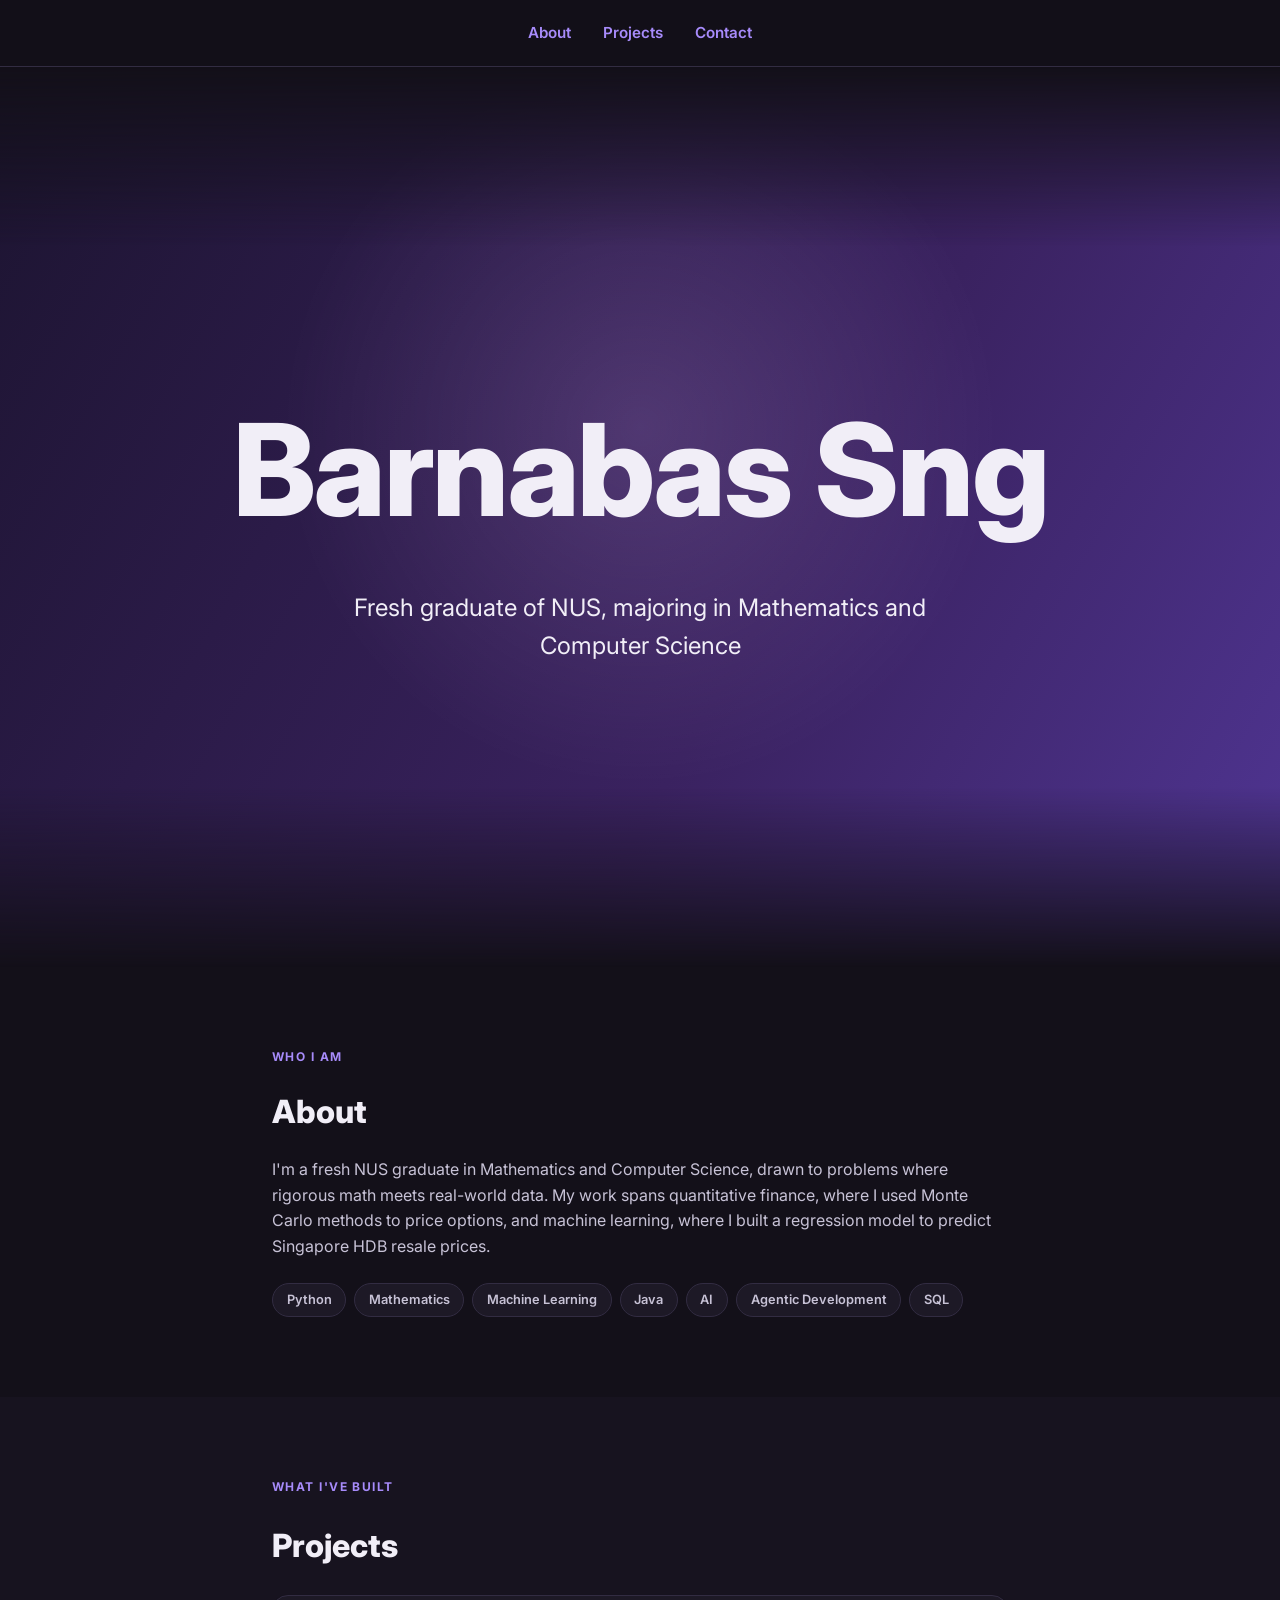
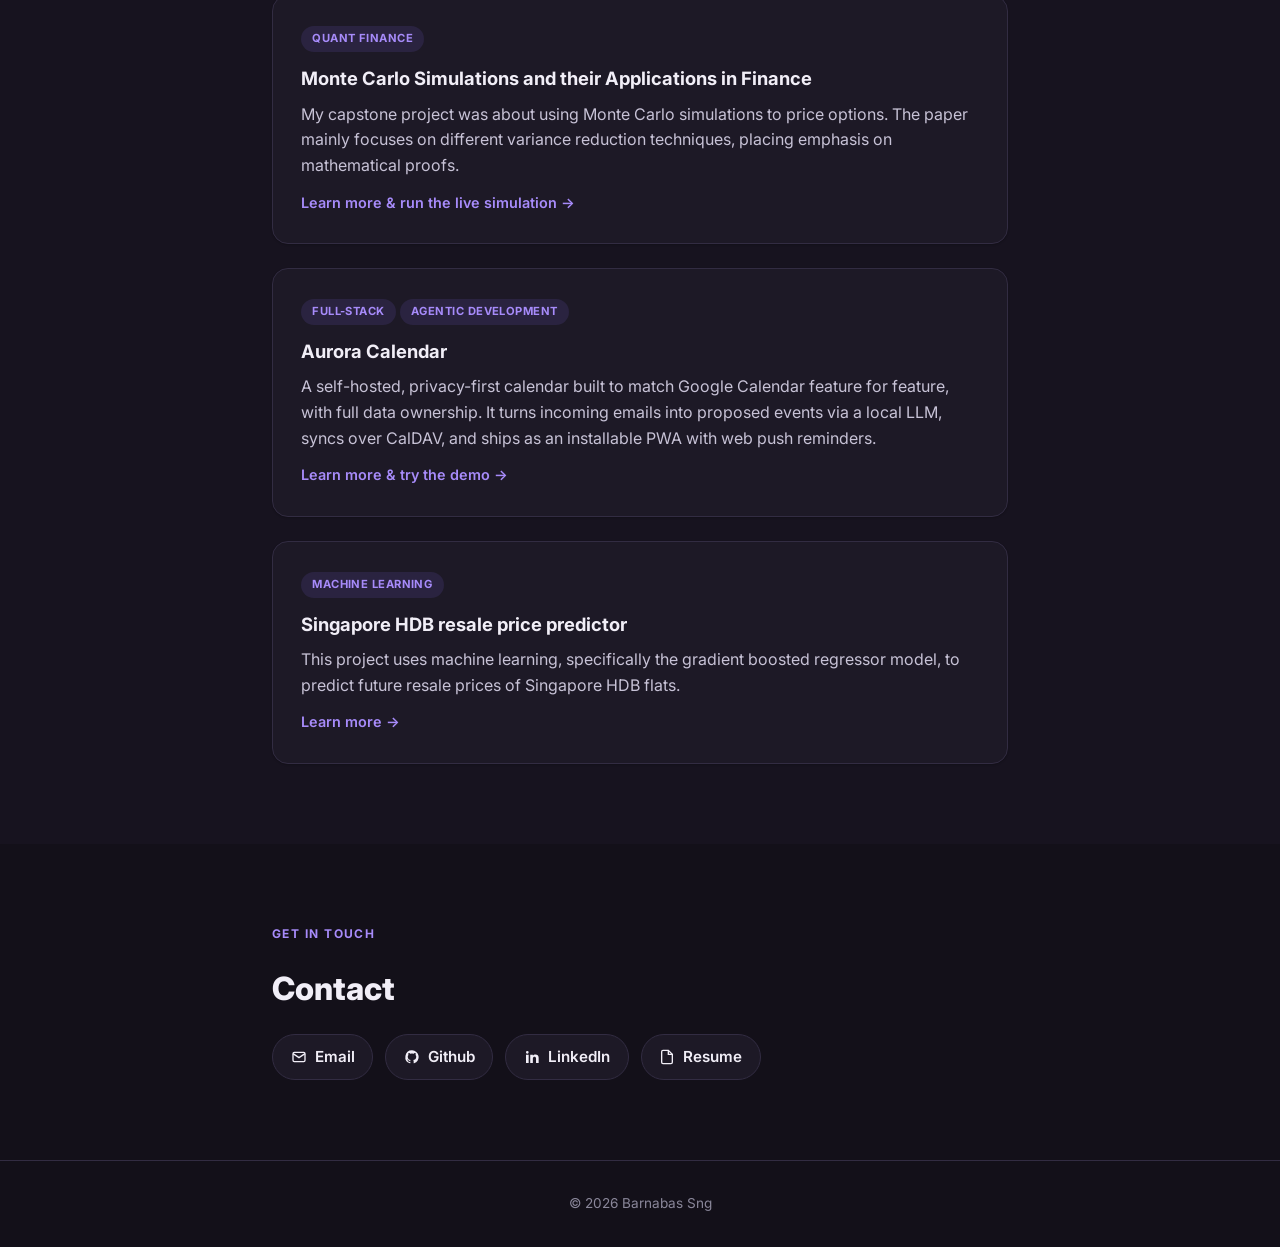
<file: index.html>
<!DOCTYPE html>
<html lang="en">
<head>
    <meta charset="UTF-8">
    <meta name="viewport" content="width=device-width, initial-scale=1.0">
    <title>Barnabas Sng | Portfolio</title>
    <meta name="description" content="Barnabas Sng - NUS graduate in Mathematics and Computer Science. Portfolio featuring projects in quantitative finance and machine learning.">

    <meta property="og:title" content="Barnabas Sng | Portfolio">
    <meta property="og:description" content="NUS graduate in Mathematics and Computer Science. Portfolio featuring projects in quantitative finance and machine learning.">
    <meta property="og:type" content="website">
    <meta property="og:url" content="https://barnabassng.com">
    <meta property="og:image" content="https://barnabassng.com/images/hero_background.jpg">

    <link rel="icon" type="image/svg+xml" href="images/favicon.svg">

    <link rel="preconnect" href="https://fonts.googleapis.com">
    <link rel="preconnect" href="https://fonts.gstatic.com" crossorigin>
    <link href="https://fonts.googleapis.com/css2?family=Inter:wght@400;500;600;700;800&display=swap" rel="stylesheet">

    <link rel="stylesheet" href="css/style.css">
</head>
<body>

    <header>
        <nav>
            <ul>
                <li><a href="#about">About</a></li>
                <li><a href="#projects">Projects</a></li>
                <li><a href="#contact">Contact</a></li>
            </ul>
        </nav>
    </header>

    <main>

        <section id="hero">
            <h2>Barnabas Sng</h2>
            <p>
                Fresh graduate of NUS, majoring in Mathematics and Computer Science
            </p>
        </section>

        <section id="about" class="reveal">
            <div class="section-inner">
                <span class="eyebrow">Who I am</span>
                <h2>About</h2>
                <p>
                    I'm a fresh NUS graduate in Mathematics and Computer Science, drawn to problems
                    where rigorous math meets real-world data. My work spans quantitative finance,
                    where I used Monte Carlo methods to price options, and machine learning, where
                    I built a regression model to predict Singapore HDB resale prices.
                </p>
                <div class="skills">
                    <span>Python</span>
                    <span>Mathematics</span>
                    <span>Machine Learning</span>
                    <span>Java</span>
                    <span>AI</span>
                    <span>Agentic Development</span>
                    <span>SQL</span>
                </div>
            </div>
        </section>

        <section id="projects" class="reveal">
            <div class="section-inner">
                <span class="eyebrow">What I've built</span>
                <h2>Projects</h2>

                <article>
                    <span class="tag">Quant Finance</span>
                    <h3>Monte Carlo Simulations and their Applications in Finance</h3>
                    <p>My capstone project was about using Monte Carlo simulations to price options.
                        The paper mainly focuses on different variance reduction techniques, placing emphasis
                        on mathematical proofs.
                    </p>
                    <a class="project-link" href="projects/monte-carlo.html">Learn more &amp; run the live simulation &rarr;</a>
                </article>

                <article>
                    <span class="tag">Full-Stack</span>
                    <span class="tag">Agentic Development</span>
                    <h3>Aurora Calendar</h3>
                    <p>A self-hosted, privacy-first calendar built to match Google Calendar feature for feature,
                        with full data ownership. It turns incoming emails into proposed events via a local LLM,
                        syncs over CalDAV, and ships as an installable PWA with web push reminders.
                    </p>
                    <a class="project-link" href="projects/aurora-calendar.html">Learn more &amp; try the demo &rarr;</a>
                </article>

                <article>
                    <span class="tag">Machine Learning</span>
                    <h3>Singapore HDB resale price predictor</h3>
                    <p>This project uses machine learning, specifically the gradient boosted regressor
                        model, to predict future resale prices of Singapore HDB flats.
                    </p>
                    <a class="project-link" href="projects/hdb-resale-predictor.html">Learn more &rarr;</a>
                </article>
            </div>
        </section>

        <section id="contact" class="reveal">
            <div class="section-inner">
                <span class="eyebrow">Get in touch</span>
                <h2>Contact</h2>
                <div class="contact-links">
                    <a href="mailto:barnabassng10@gmail.com"><svg viewBox="0 0 24 24" fill="none" stroke="currentColor" stroke-width="2"><rect x="3" y="5" width="18" height="14" rx="2"/><path d="m3 7 9 6 9-6"/></svg>Email</a>
                    <a href="https://github.com/BarnabasSng"><svg viewBox="0 0 24 24" fill="currentColor"><path d="M12 2a10 10 0 0 0-3.16 19.49c.5.09.68-.22.68-.48v-1.7c-2.78.6-3.37-1.34-3.37-1.34-.46-1.16-1.11-1.47-1.11-1.47-.91-.62.07-.6.07-.6 1 .07 1.53 1.03 1.53 1.03.89 1.52 2.34 1.08 2.91.83.09-.65.35-1.08.63-1.33-2.22-.25-4.56-1.11-4.56-4.93 0-1.09.39-1.98 1.03-2.68-.1-.25-.45-1.27.1-2.65 0 0 .84-.27 2.75 1.02a9.5 9.5 0 0 1 5 0c1.91-1.29 2.75-1.02 2.75-1.02.55 1.38.2 2.4.1 2.65.64.7 1.03 1.59 1.03 2.68 0 3.83-2.34 4.68-4.57 4.92.36.31.68.92.68 1.85v2.74c0 .27.18.58.69.48A10 10 0 0 0 12 2Z"/></svg>Github</a>
                    <a href="https://www.linkedin.com/in/barnabas-sng"><svg viewBox="0 0 24 24" fill="currentColor"><path d="M6.94 5a2 2 0 1 1-4-.02 2 2 0 0 1 4 .02ZM7 8.48H3V21h4V8.48Zm6.32 0H9.34V21h3.94v-6.57c0-3.66 4.77-3.96 4.77 0V21H22v-7.93c0-6.17-7.06-5.94-8.68-2.91V8.48Z"/></svg>LinkedIn</a>
                    <a href="files/Barnabas_Sng_resume.pdf" target="_blank" rel="noopener"><svg viewBox="0 0 24 24" fill="none" stroke="currentColor" stroke-width="2"><path d="M14 2H6a2 2 0 0 0-2 2v16a2 2 0 0 0 2 2h12a2 2 0 0 0 2-2V8Z"/><path d="M14 2v6h6"/></svg>Resume</a>
                </div>
            </div>
        </section>

    </main>

    <footer>
        <p>&copy; 2026 Barnabas Sng</p>
    </footer>

    <script src="js/main.js"></script>

</body>
</html>
</file>
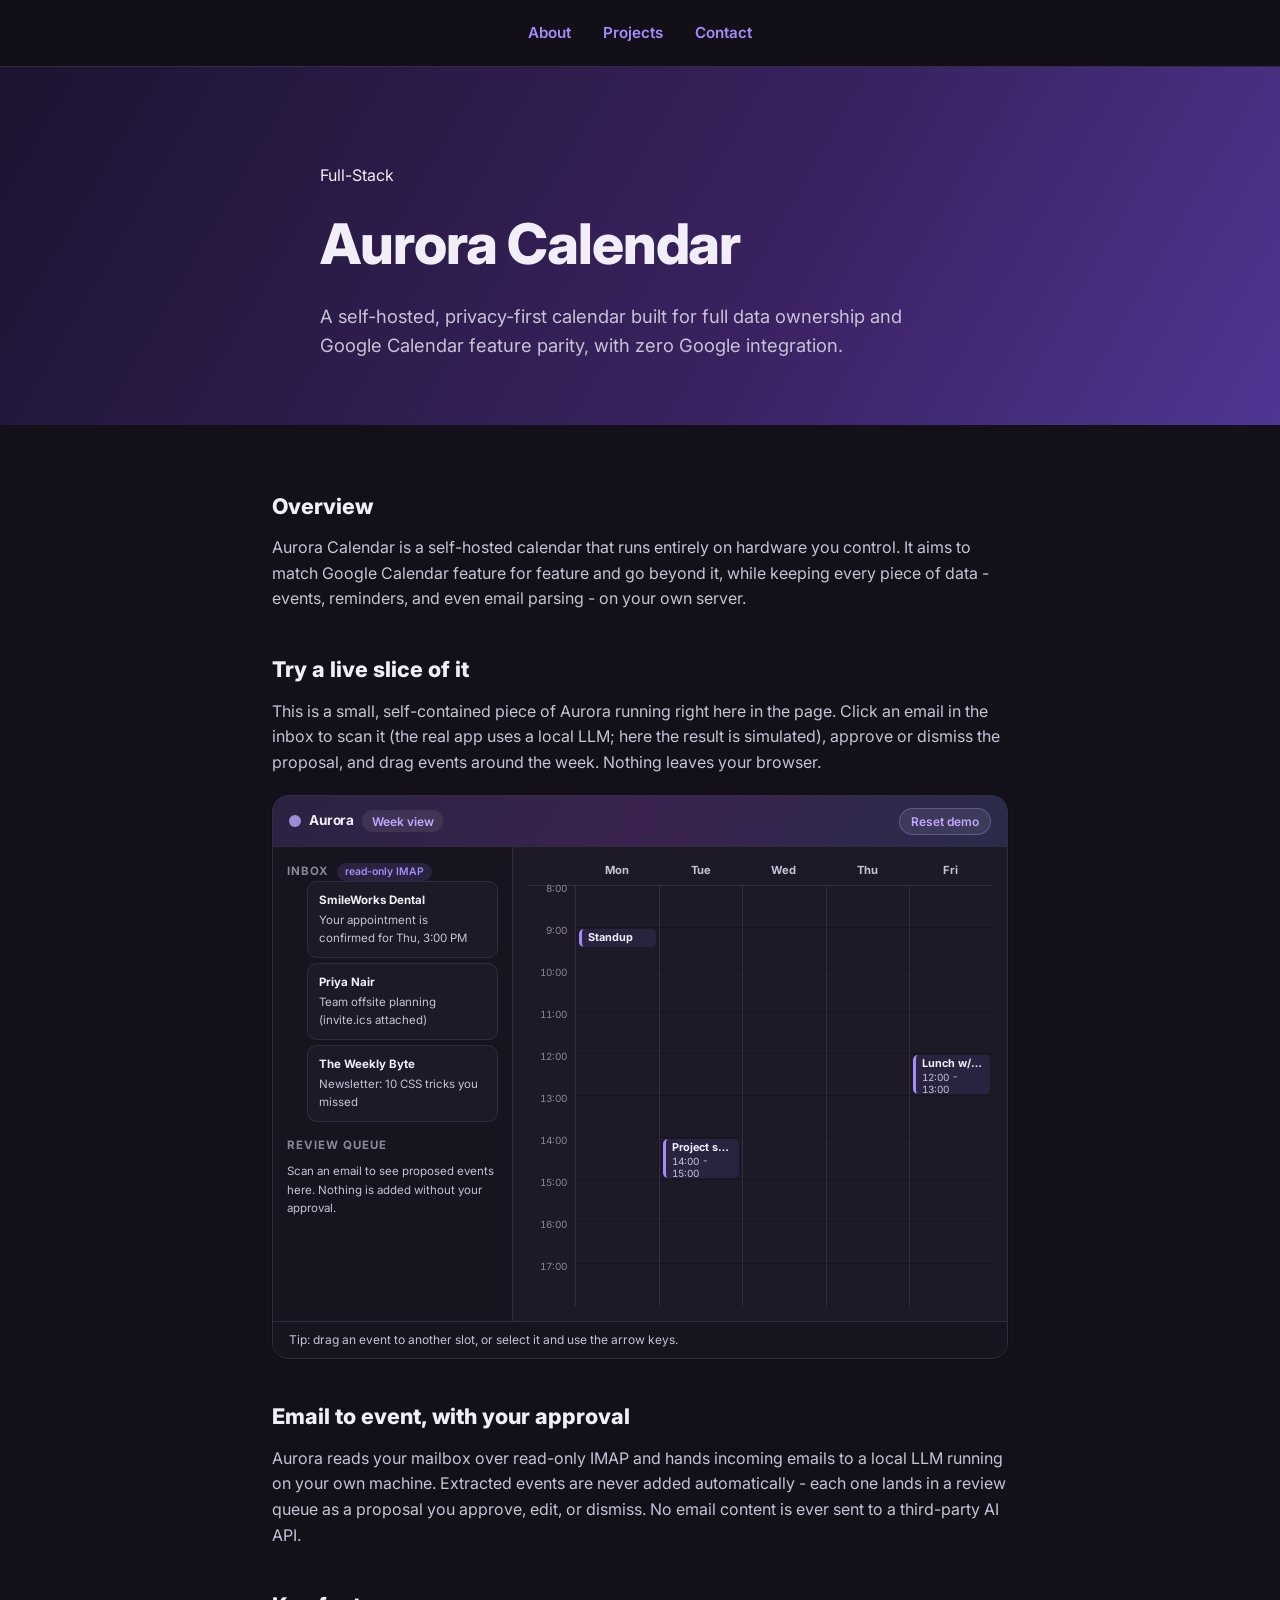
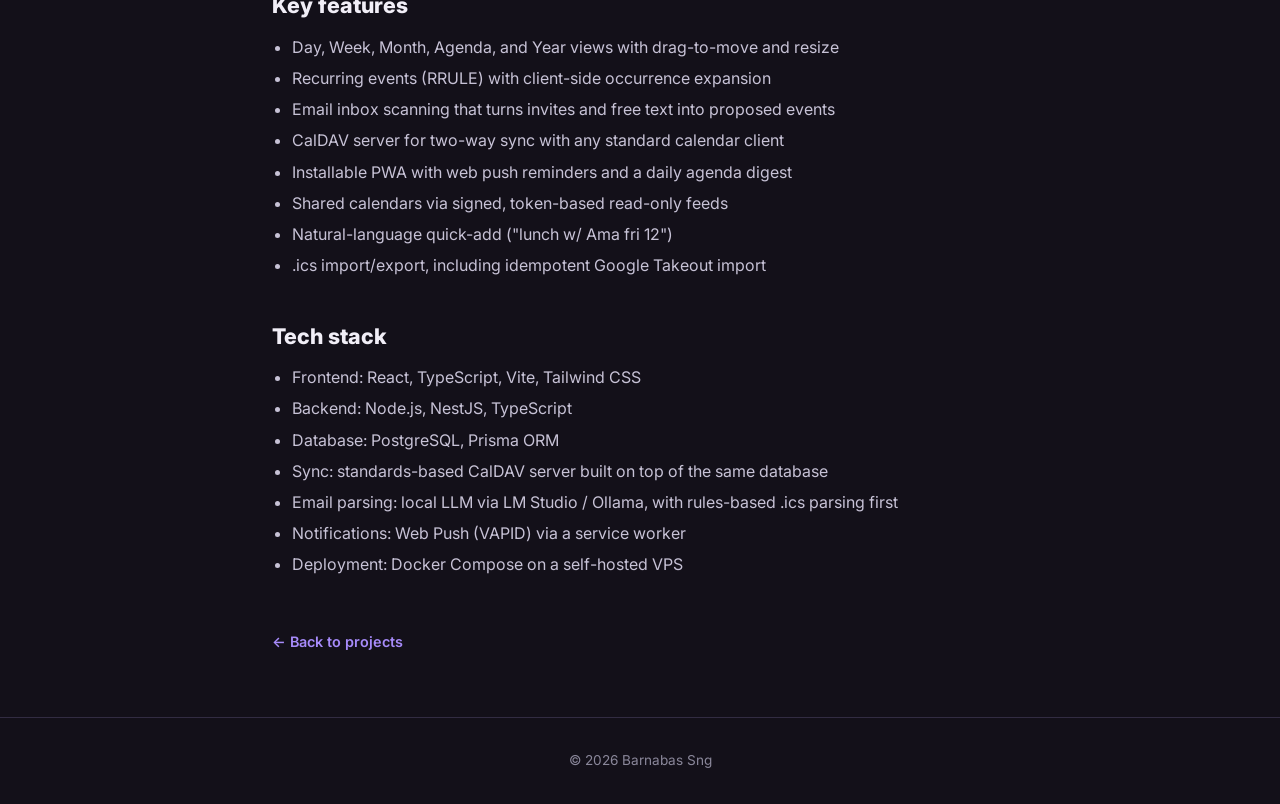
<file: projects/aurora-calendar.html>
<!DOCTYPE html>
<html lang="en">
<head>
    <meta charset="UTF-8">
    <meta name="viewport" content="width=device-width, initial-scale=1.0">
    <title>Aurora Calendar | Barnabas Sng</title>
    <meta name="description" content="A self-hosted, privacy-first calendar with Google Calendar feature parity, email-to-event proposals via a local LLM, and CalDAV sync.">

    <link rel="icon" type="image/svg+xml" href="../images/favicon.svg">

    <link rel="preconnect" href="https://fonts.googleapis.com">
    <link rel="preconnect" href="https://fonts.gstatic.com" crossorigin>
    <link href="https://fonts.googleapis.com/css2?family=Inter:wght@400;500;600;700;800&display=swap" rel="stylesheet">

    <link rel="stylesheet" href="../css/style.css">
    <link rel="stylesheet" href="../css/aurora-demo.css">
</head>
<body>

    <header>
        <nav>
            <ul>
                <li><a href="../index.html#about">About</a></li>
                <li><a href="../index.html#projects">Projects</a></li>
                <li><a href="../index.html#contact">Contact</a></li>
            </ul>
        </nav>
    </header>

    <main>

        <section class="project-hero">
            <div class="section-inner">
                <span class="tag">Full-Stack</span>
                <h1>Aurora Calendar</h1>
                <p class="tagline">
                    A self-hosted, privacy-first calendar built for full data ownership and
                    Google Calendar feature parity, with zero Google integration.
                </p>
            </div>
        </section>

        <section class="project-detail reveal">
            <div class="section-inner">
                <h2>Overview</h2>
                <p>
                    Aurora Calendar is a self-hosted calendar that runs entirely on hardware
                    you control. It aims to match Google Calendar feature for feature and go
                    beyond it, while keeping every piece of data - events, reminders, and even
                    email parsing - on your own server.
                </p>

                <h2>Try a live slice of it</h2>
                <p>
                    This is a small, self-contained piece of Aurora running right here in the page.
                    Click an email in the inbox to scan it (the real app uses a local LLM; here the
                    result is simulated), approve or dismiss the proposal, and drag events around
                    the week. Nothing leaves your browser.
                </p>

                <div class="aurora-demo" id="aurora-demo">
                    <div class="aurora-topbar">
                        <span class="aurora-logo" aria-hidden="true"></span>
                        <strong>Aurora</strong>
                        <span class="aurora-week">Week view</span>
                        <button type="button" class="aurora-reset">Reset demo</button>
                    </div>

                    <div class="aurora-body">
                        <aside class="aurora-inbox" aria-label="Demo inbox and review queue">
                            <div>
                                <h3>Inbox <span class="aurora-imap">read-only IMAP</span></h3>
                                <ul class="aurora-emails">
                                    <li>
                                        <button type="button" class="aurora-email" data-email="dentist">
                                            <span class="aurora-from">SmileWorks Dental</span>
                                            <span class="aurora-subj">Your appointment is confirmed for Thu, 3:00 PM</span>
                                        </button>
                                    </li>
                                    <li>
                                        <button type="button" class="aurora-email" data-email="offsite">
                                            <span class="aurora-from">Priya Nair</span>
                                            <span class="aurora-subj">Team offsite planning (invite.ics attached)</span>
                                        </button>
                                    </li>
                                    <li>
                                        <button type="button" class="aurora-email" data-email="newsletter">
                                            <span class="aurora-from">The Weekly Byte</span>
                                            <span class="aurora-subj">Newsletter: 10 CSS tricks you missed</span>
                                        </button>
                                    </li>
                                </ul>
                            </div>

                            <div class="aurora-queue" aria-live="polite">
                                <h3>Review queue</h3>
                                <p class="aurora-queue-empty">Scan an email to see proposed events here. Nothing is added without your approval.</p>
                            </div>
                        </aside>

                        <div class="aurora-calendar">
                            <div class="aurora-days" aria-hidden="true">
                                <span></span>
                                <span>Mon</span>
                                <span>Tue</span>
                                <span>Wed</span>
                                <span>Thu</span>
                                <span>Fri</span>
                            </div>
                            <div class="aurora-grid">
                                <div class="aurora-times" aria-hidden="true">
                                    <span>8:00</span>
                                    <span>9:00</span>
                                    <span>10:00</span>
                                    <span>11:00</span>
                                    <span>12:00</span>
                                    <span>13:00</span>
                                    <span>14:00</span>
                                    <span>15:00</span>
                                    <span>16:00</span>
                                    <span>17:00</span>
                                </div>
                                <div class="aurora-col" data-day="0">
                                    <div class="aurora-event" tabindex="0" style="--s: 1; --d: 0.5;">
                                        <span class="aurora-ev-title">Standup</span>
                                        <span class="aurora-ev-time">9:00 - 9:30</span>
                                    </div>
                                </div>
                                <div class="aurora-col" data-day="1">
                                    <div class="aurora-event" tabindex="0" style="--s: 6; --d: 1;">
                                        <span class="aurora-ev-title">Project sync</span>
                                        <span class="aurora-ev-time">14:00 - 15:00</span>
                                    </div>
                                </div>
                                <div class="aurora-col" data-day="2"></div>
                                <div class="aurora-col" data-day="3"></div>
                                <div class="aurora-col" data-day="4">
                                    <div class="aurora-event" tabindex="0" style="--s: 4; --d: 1;">
                                        <span class="aurora-ev-title">Lunch w/ Ama</span>
                                        <span class="aurora-ev-time">12:00 - 13:00</span>
                                    </div>
                                </div>
                            </div>
                        </div>
                    </div>

                    <p class="aurora-status" role="status">Tip: drag an event to another slot, or select it and use the arrow keys.</p>
                </div>

                <noscript>
                    <p class="aurora-hint">
                        The interactive part of this demo needs JavaScript;
                        the calendar above is a static preview.
                    </p>
                </noscript>

                <h2>Email to event, with your approval</h2>
                <p>
                    Aurora reads your mailbox over read-only IMAP and hands incoming emails to
                    a local LLM running on your own machine. Extracted events are never added
                    automatically - each one lands in a review queue as a proposal you approve,
                    edit, or dismiss. No email content is ever sent to a third-party AI API.
                </p>

                <h2>Key features</h2>
                <ul>
                    <li>Day, Week, Month, Agenda, and Year views with drag-to-move and resize</li>
                    <li>Recurring events (RRULE) with client-side occurrence expansion</li>
                    <li>Email inbox scanning that turns invites and free text into proposed events</li>
                    <li>CalDAV server for two-way sync with any standard calendar client</li>
                    <li>Installable PWA with web push reminders and a daily agenda digest</li>
                    <li>Shared calendars via signed, token-based read-only feeds</li>
                    <li>Natural-language quick-add ("lunch w/ Ama fri 12")</li>
                    <li>.ics import/export, including idempotent Google Takeout import</li>
                </ul>

                <h2>Tech stack</h2>
                <ul>
                    <li>Frontend: React, TypeScript, Vite, Tailwind CSS</li>
                    <li>Backend: Node.js, NestJS, TypeScript</li>
                    <li>Database: PostgreSQL, Prisma ORM</li>
                    <li>Sync: standards-based CalDAV server built on top of the same database</li>
                    <li>Email parsing: local LLM via LM Studio / Ollama, with rules-based .ics parsing first</li>
                    <li>Notifications: Web Push (VAPID) via a service worker</li>
                    <li>Deployment: Docker Compose on a self-hosted VPS</li>
                </ul>

                <a class="back-link" href="../index.html#projects">&larr; Back to projects</a>
            </div>
        </section>

    </main>

    <footer>
        <p>&copy; 2026 Barnabas Sng</p>
    </footer>

    <script src="../js/main.js"></script>
    <script src="../js/aurora-demo.js" defer></script>

</body>
</html>
</file>
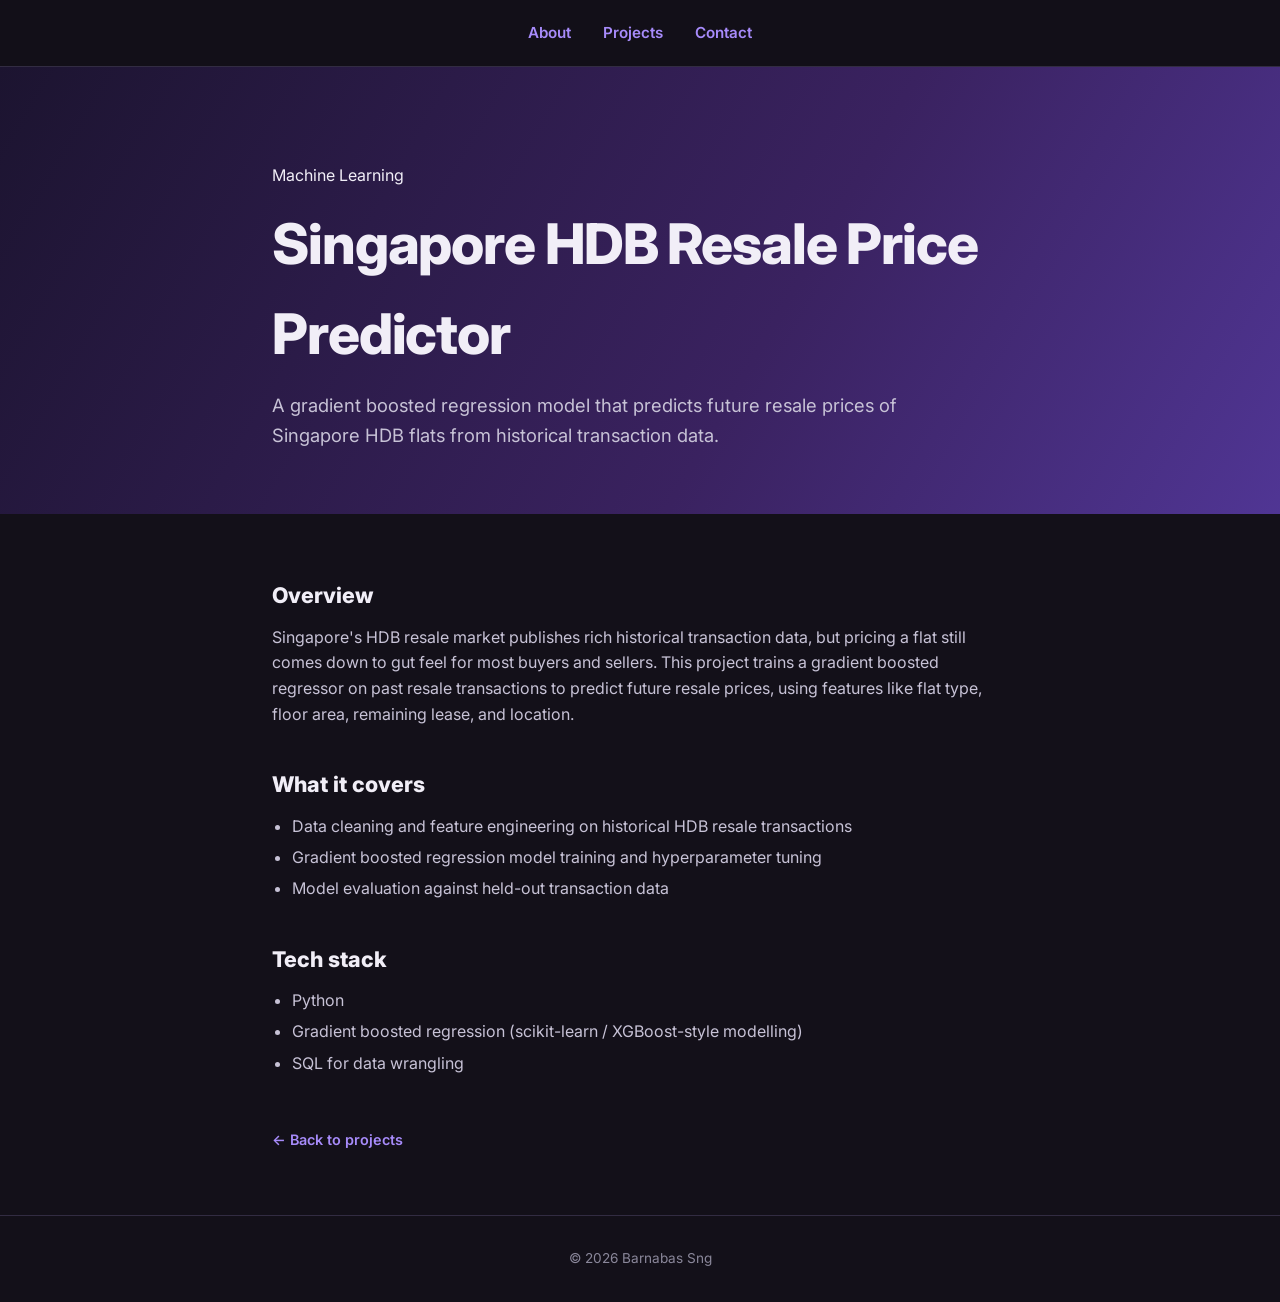
<file: projects/hdb-resale-predictor.html>
<!DOCTYPE html>
<html lang="en">
<head>
    <meta charset="UTF-8">
    <meta name="viewport" content="width=device-width, initial-scale=1.0">
    <title>Singapore HDB Resale Price Predictor | Barnabas Sng</title>
    <meta name="description" content="A gradient boosted regression model that predicts future resale prices of Singapore HDB flats.">

    <link rel="icon" type="image/svg+xml" href="../images/favicon.svg">

    <link rel="preconnect" href="https://fonts.googleapis.com">
    <link rel="preconnect" href="https://fonts.gstatic.com" crossorigin>
    <link href="https://fonts.googleapis.com/css2?family=Inter:wght@400;500;600;700;800&display=swap" rel="stylesheet">

    <link rel="stylesheet" href="../css/style.css">
</head>
<body>

    <header>
        <nav>
            <ul>
                <li><a href="../index.html#about">About</a></li>
                <li><a href="../index.html#projects">Projects</a></li>
                <li><a href="../index.html#contact">Contact</a></li>
            </ul>
        </nav>
    </header>

    <main>

        <section class="project-hero">
            <div class="section-inner">
                <span class="tag">Machine Learning</span>
                <h1>Singapore HDB Resale Price Predictor</h1>
                <p class="tagline">
                    A gradient boosted regression model that predicts future resale prices
                    of Singapore HDB flats from historical transaction data.
                </p>
            </div>
        </section>

        <section class="project-detail reveal">
            <div class="section-inner">
                <h2>Overview</h2>
                <p>
                    Singapore's HDB resale market publishes rich historical transaction data,
                    but pricing a flat still comes down to gut feel for most buyers and sellers.
                    This project trains a gradient boosted regressor on past resale transactions
                    to predict future resale prices, using features like flat type, floor area,
                    remaining lease, and location.
                </p>

                <h2>What it covers</h2>
                <ul>
                    <li>Data cleaning and feature engineering on historical HDB resale transactions</li>
                    <li>Gradient boosted regression model training and hyperparameter tuning</li>
                    <li>Model evaluation against held-out transaction data</li>
                </ul>

                <h2>Tech stack</h2>
                <ul>
                    <li>Python</li>
                    <li>Gradient boosted regression (scikit-learn / XGBoost-style modelling)</li>
                    <li>SQL for data wrangling</li>
                </ul>

                <a class="back-link" href="../index.html#projects">&larr; Back to projects</a>
            </div>
        </section>

    </main>

    <footer>
        <p>&copy; 2026 Barnabas Sng</p>
    </footer>

    <script src="../js/main.js"></script>

</body>
</html>
</file>
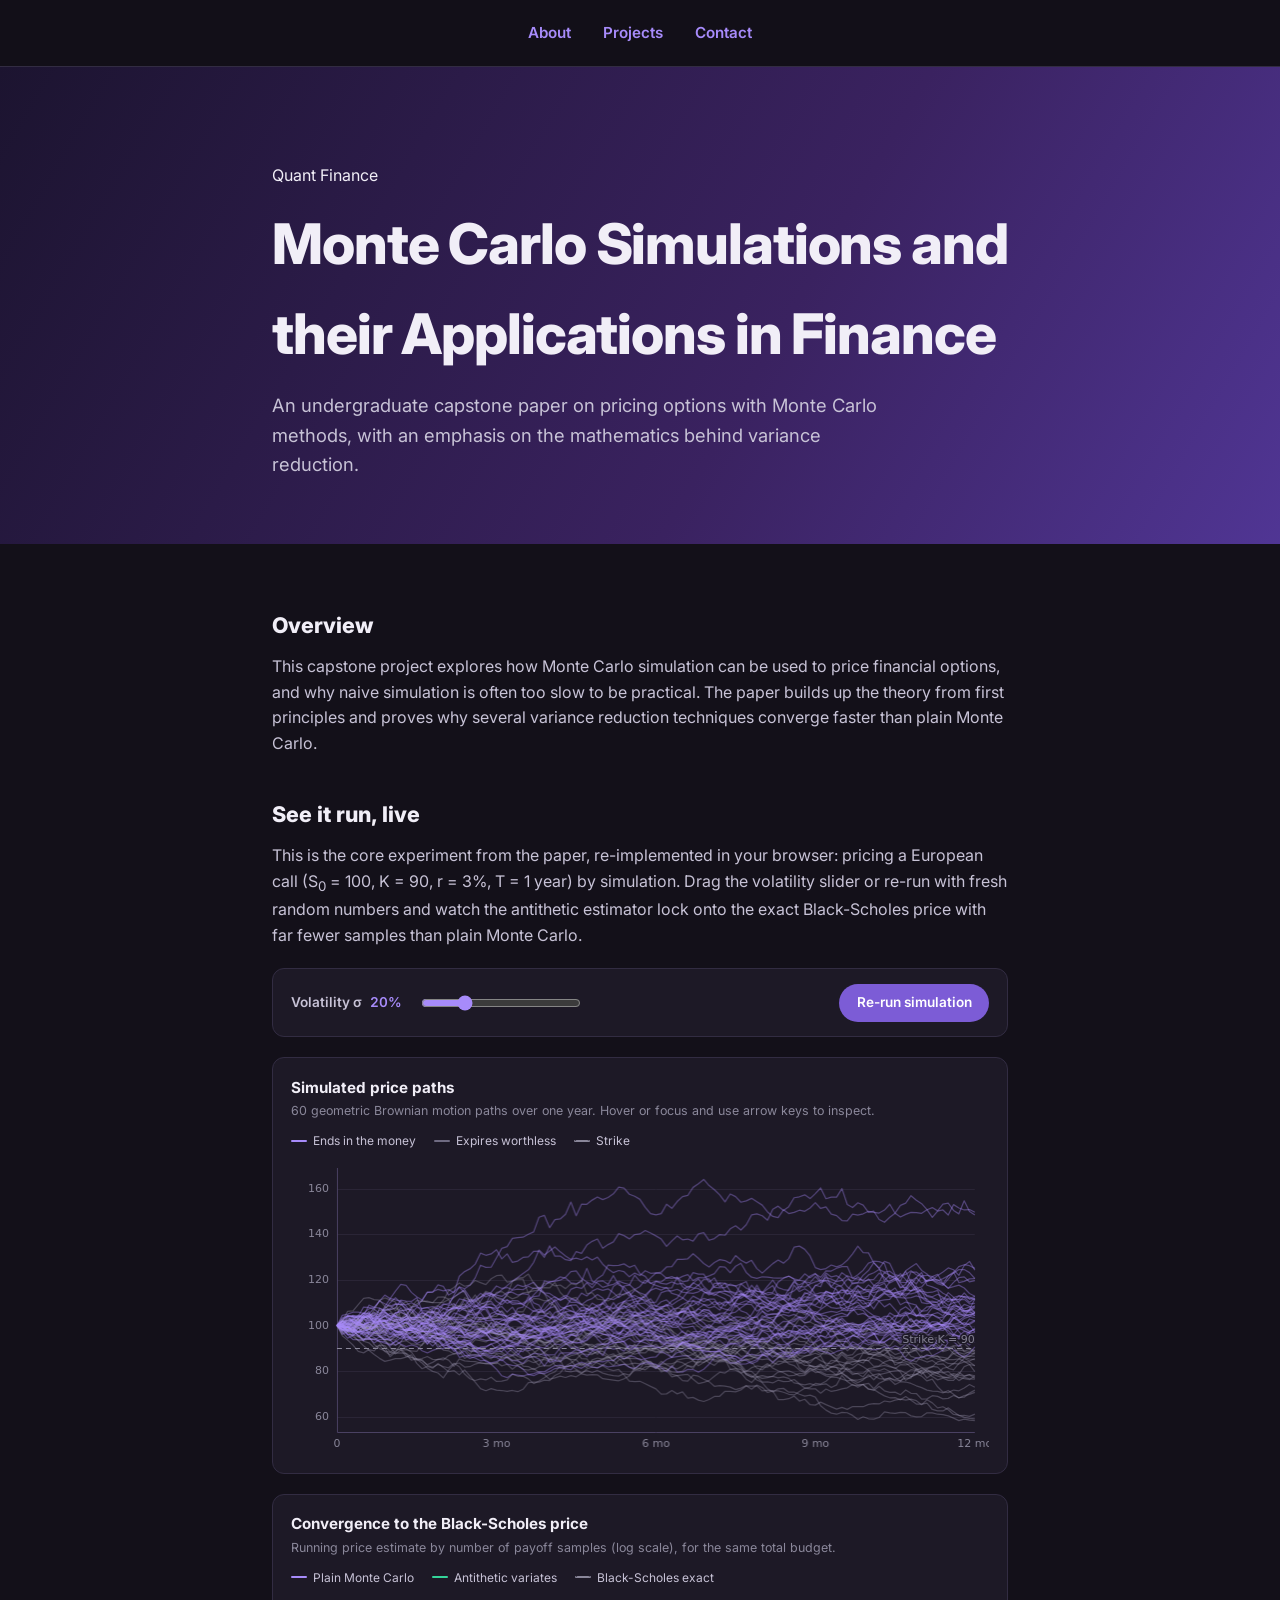
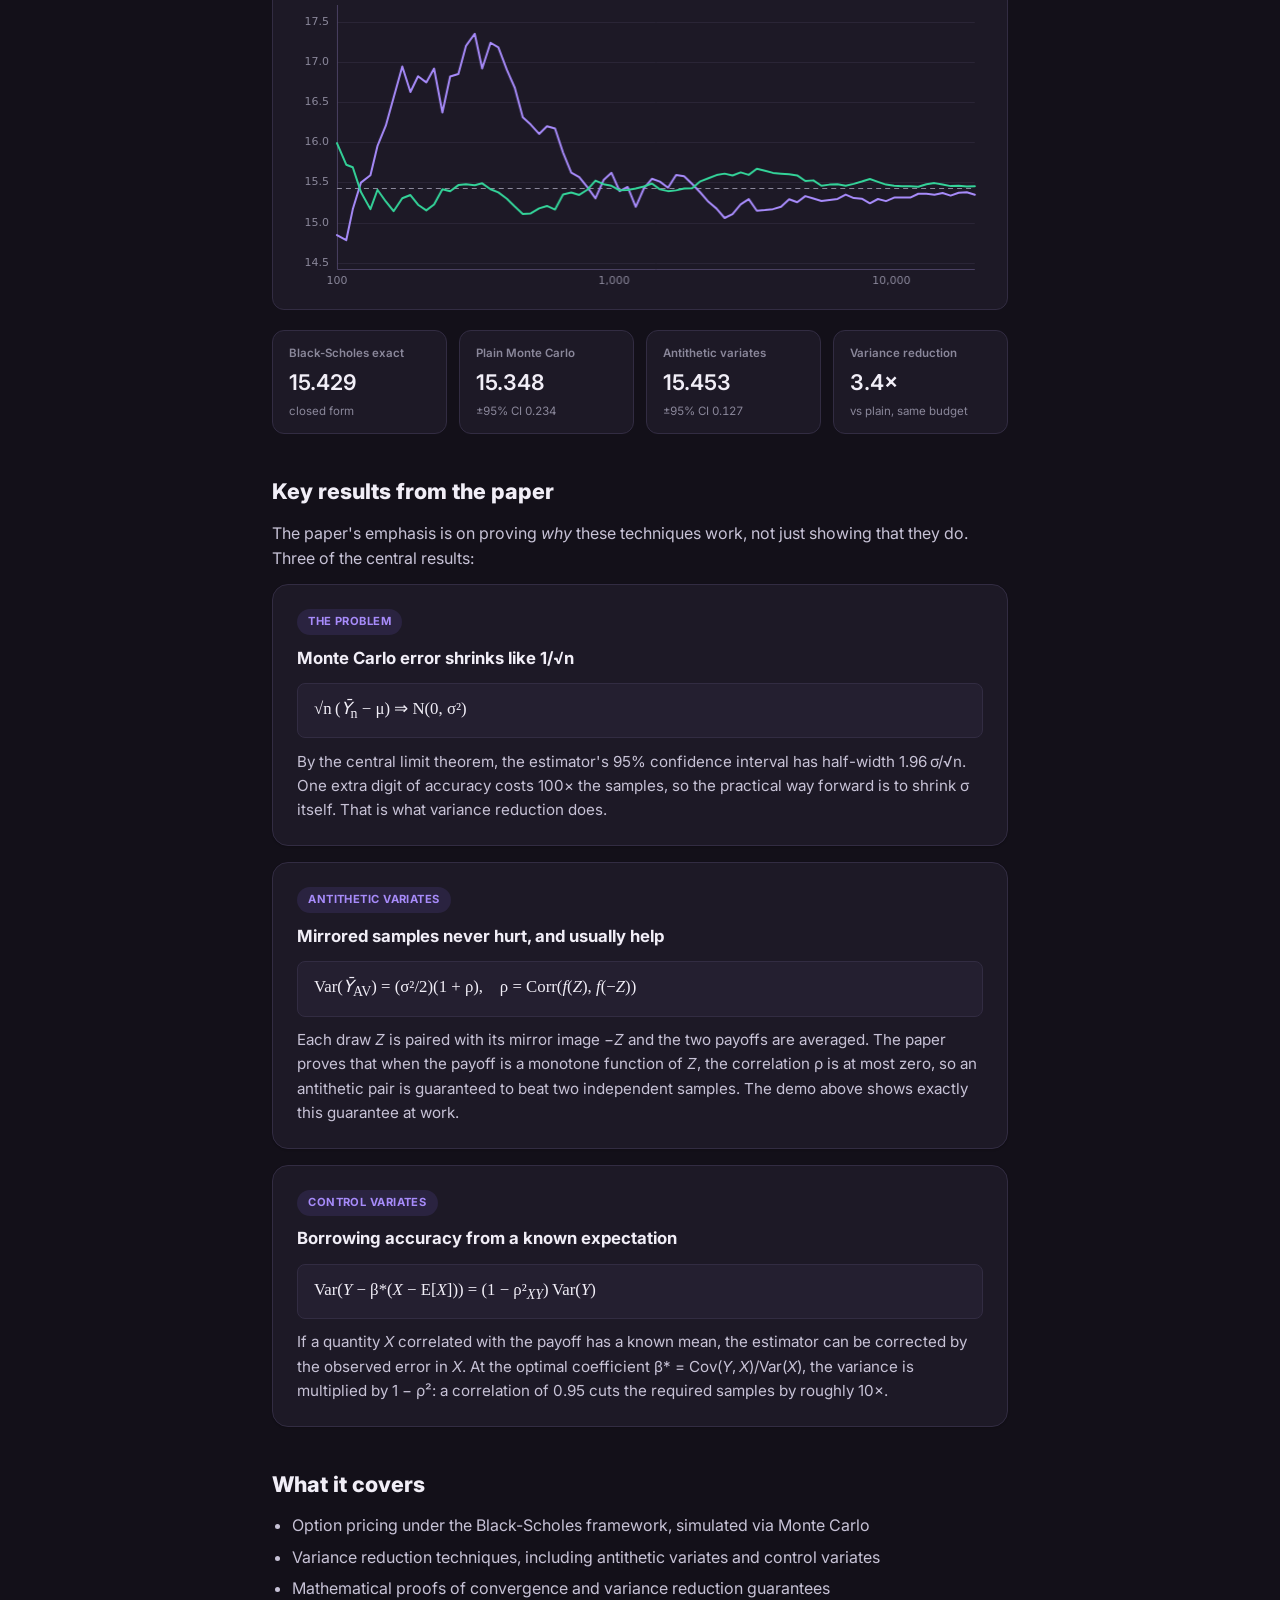
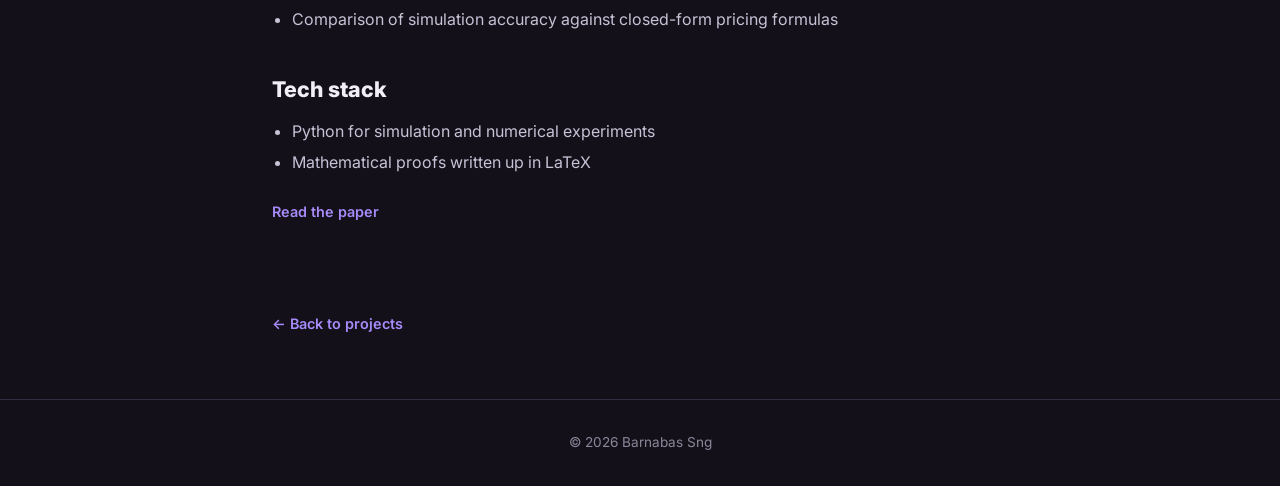
<file: projects/monte-carlo.html>
<!DOCTYPE html>
<html lang="en">
<head>
    <meta charset="UTF-8">
    <meta name="viewport" content="width=device-width, initial-scale=1.0">
    <title>Monte Carlo Simulations in Finance | Barnabas Sng</title>
    <meta name="description" content="Capstone project on Monte Carlo simulations for option pricing, focused on variance reduction techniques.">

    <link rel="icon" type="image/svg+xml" href="../images/favicon.svg">

    <link rel="preconnect" href="https://fonts.googleapis.com">
    <link rel="preconnect" href="https://fonts.gstatic.com" crossorigin>
    <link href="https://fonts.googleapis.com/css2?family=Inter:wght@400;500;600;700;800&display=swap" rel="stylesheet">

    <link rel="stylesheet" href="../css/style.css">
    <link rel="stylesheet" href="../css/monte-carlo-demo.css">
</head>
<body>

    <header>
        <nav>
            <ul>
                <li><a href="../index.html#about">About</a></li>
                <li><a href="../index.html#projects">Projects</a></li>
                <li><a href="../index.html#contact">Contact</a></li>
            </ul>
        </nav>
    </header>

    <main>

        <section class="project-hero">
            <div class="section-inner">
                <span class="tag">Quant Finance</span>
                <h1>Monte Carlo Simulations and their Applications in Finance</h1>
                <p class="tagline">
                    An undergraduate capstone paper on pricing options with Monte Carlo methods,
                    with an emphasis on the mathematics behind variance reduction.
                </p>
            </div>
        </section>

        <section class="project-detail reveal">
            <div class="section-inner">
                <h2>Overview</h2>
                <p>
                    This capstone project explores how Monte Carlo simulation can be used to price
                    financial options, and why naive simulation is often too slow to be practical.
                    The paper builds up the theory from first principles and proves why several
                    variance reduction techniques converge faster than plain Monte Carlo.
                </p>

                <h2>See it run, live</h2>
                <p>
                    This is the core experiment from the paper, re-implemented in your browser:
                    pricing a European call (S<sub>0</sub> = 100, K = 90, r = 3%, T = 1 year)
                    by simulation. Drag the volatility slider or re-run with fresh random numbers
                    and watch the antithetic estimator lock onto the exact Black-Scholes price
                    with far fewer samples than plain Monte Carlo.
                </p>

                <noscript>
                    <p class="mc-noscript">
                        The live simulation needs JavaScript.
                        The paper linked below contains the full results and proofs.
                    </p>
                </noscript>

                <div class="mc-demo" id="mc-demo">
                    <div class="mc-controls">
                        <label for="mc-sigma">Volatility &sigma;
                            <output id="mc-sigma-out" for="mc-sigma">20%</output>
                        </label>
                        <input type="range" id="mc-sigma" min="10" max="50" value="20" step="1">
                        <button type="button" id="mc-rerun">Re-run simulation</button>
                    </div>

                    <figure class="mc-chart">
                        <figcaption>
                            <strong>Simulated price paths</strong>
                            <span class="mc-sub">60 geometric Brownian motion paths over one year. Hover or focus and use arrow keys to inspect.</span>
                        </figcaption>
                        <div class="mc-legend">
                            <span><span class="mc-key mc-key--violet"></span>Ends in the money</span>
                            <span><span class="mc-key mc-key--gray"></span>Expires worthless</span>
                            <span><span class="mc-key mc-key--dash"></span>Strike</span>
                        </div>
                        <div class="mc-canvas-wrap" id="mc-paths-wrap" tabindex="0" role="img"
                             aria-label="Line chart of 60 simulated stock price paths over one year, with the strike price marked at 90.">
                            <canvas id="mc-paths"></canvas>
                            <div class="mc-crosshair"></div>
                            <div class="mc-tip"></div>
                        </div>
                    </figure>

                    <figure class="mc-chart">
                        <figcaption>
                            <strong>Convergence to the Black-Scholes price</strong>
                            <span class="mc-sub">Running price estimate by number of payoff samples (log scale), for the same total budget.</span>
                        </figcaption>
                        <div class="mc-legend">
                            <span><span class="mc-key mc-key--violet"></span>Plain Monte Carlo</span>
                            <span><span class="mc-key mc-key--teal"></span>Antithetic variates</span>
                            <span><span class="mc-key mc-key--dash"></span>Black-Scholes exact</span>
                        </div>
                        <div class="mc-canvas-wrap" id="mc-conv-wrap" tabindex="0" role="img"
                             aria-label="Line chart of the running Monte Carlo price estimate against the number of samples, comparing plain Monte Carlo with antithetic variates. Both converge to the exact Black-Scholes price; the antithetic estimate settles sooner.">
                            <canvas id="mc-conv"></canvas>
                            <div class="mc-crosshair"></div>
                            <div class="mc-tip"></div>
                        </div>
                    </figure>

                    <div class="mc-stats">
                        <div class="mc-stat">
                            <span class="mc-stat-label">Black-Scholes exact</span>
                            <span class="mc-stat-value" id="mc-stat-bs">-</span>
                            <span class="mc-stat-note">closed form</span>
                        </div>
                        <div class="mc-stat">
                            <span class="mc-stat-label">Plain Monte Carlo</span>
                            <span class="mc-stat-value" id="mc-stat-plain">-</span>
                            <span class="mc-stat-note" id="mc-stat-plain-ci">-</span>
                        </div>
                        <div class="mc-stat">
                            <span class="mc-stat-label">Antithetic variates</span>
                            <span class="mc-stat-value" id="mc-stat-anti">-</span>
                            <span class="mc-stat-note" id="mc-stat-anti-ci">-</span>
                        </div>
                        <div class="mc-stat">
                            <span class="mc-stat-label">Variance reduction</span>
                            <span class="mc-stat-value" id="mc-stat-vrf">-</span>
                            <span class="mc-stat-note">vs plain, same budget</span>
                        </div>
                    </div>
                </div>

                <h2>Key results from the paper</h2>
                <p>
                    The paper's emphasis is on proving <em>why</em> these techniques work,
                    not just showing that they do. Three of the central results:
                </p>

                <div class="mc-theorems">
                    <article class="mc-theorem">
                        <span class="tag">The problem</span>
                        <h3>Monte Carlo error shrinks like 1/&radic;n</h3>
                        <div class="mc-formula">
                            &radic;n&thinsp;(<var>Y&#772;</var><sub>n</sub> &minus; &mu;) &rArr; N(0, &sigma;&sup2;)
                        </div>
                        <p>
                            By the central limit theorem, the estimator's 95% confidence interval
                            has half-width 1.96&thinsp;&sigma;/&radic;n. One extra digit of accuracy
                            costs 100&times; the samples, so the practical way forward is to
                            shrink &sigma; itself. That is what variance reduction does.
                        </p>
                    </article>

                    <article class="mc-theorem">
                        <span class="tag">Antithetic variates</span>
                        <h3>Mirrored samples never hurt, and usually help</h3>
                        <div class="mc-formula">
                            Var(<var>Y&#772;</var><sub>AV</sub>) = (&sigma;&sup2;/2)(1 + &rho;),&emsp;&rho; = Corr(<var>f</var>(<var>Z</var>), <var>f</var>(&minus;<var>Z</var>))
                        </div>
                        <p>
                            Each draw <var>Z</var> is paired with its mirror image &minus;<var>Z</var> and the two
                            payoffs are averaged. The paper proves that when the payoff is a monotone
                            function of <var>Z</var>, the correlation &rho; is at most zero, so an antithetic
                            pair is guaranteed to beat two independent samples. The demo above shows
                            exactly this guarantee at work.
                        </p>
                    </article>

                    <article class="mc-theorem">
                        <span class="tag">Control variates</span>
                        <h3>Borrowing accuracy from a known expectation</h3>
                        <div class="mc-formula">
                            Var(<var>Y</var> &minus; &beta;*(<var>X</var> &minus; E[<var>X</var>])) = (1 &minus; &rho;&sup2;<sub><var>XY</var></sub>)&thinsp;Var(<var>Y</var>)
                        </div>
                        <p>
                            If a quantity <var>X</var> correlated with the payoff has a known mean, the
                            estimator can be corrected by the observed error in <var>X</var>. At the optimal
                            coefficient &beta;* = Cov(<var>Y</var>,&thinsp;<var>X</var>)/Var(<var>X</var>), the variance is multiplied
                            by 1 &minus; &rho;&sup2;: a correlation of 0.95 cuts the required samples by roughly 10&times;.
                        </p>
                    </article>
                </div>

                <h2>What it covers</h2>
                <ul>
                    <li>Option pricing under the Black-Scholes framework, simulated via Monte Carlo</li>
                    <li>Variance reduction techniques, including antithetic variates and control variates</li>
                    <li>Mathematical proofs of convergence and variance reduction guarantees</li>
                    <li>Comparison of simulation accuracy against closed-form pricing formulas</li>
                </ul>

                <h2>Tech stack</h2>
                <ul>
                    <li>Python for simulation and numerical experiments</li>
                    <li>Mathematical proofs written up in LaTeX</li>
                </ul>

                <a class="project-link" href="https://github.com/BarnabasSng/Monte-Carlo-Simulations-and-their-Applications-in-Finance/blob/master/MA4198_BarnabasSng.pdf" target="_blank" rel="noopener">Read the paper</a>
                <br>
                <a class="back-link" href="../index.html#projects">&larr; Back to projects</a>
            </div>
        </section>

    </main>

    <footer>
        <p>&copy; 2026 Barnabas Sng</p>
    </footer>

    <script src="../js/main.js"></script>
    <script src="../js/monte-carlo-demo.js" defer></script>

</body>
</html>
</file>
<file: css/style.css>
:root {
    --bg: #131019;
    --bg-alt: #17131f;
    --surface: #1d1926;
    --surface-alt: #241f30;
    --border: #322c42;
    --border-strong: #4a4162;
    --text: #f1eef7;
    --text-secondary: #c7c2d6;
    --text-muted: #8a879a;
    --accent: #a78bfa;
    --accent-hover: #c4a6ff;
    --accent-strong: #7c5cd6;
    --accent-tint: #2a2340;
    --success: #34d399;
    --success-tint: #163227;
    --header-bg: rgba(19, 16, 25, 0.7);
}

* {
    margin: 0;
    padding: 0;
    box-sizing: border-box;
}

html {
    scroll-behavior: smooth;
}

body {
    font-family: Inter, system-ui, sans-serif;
    line-height: 1.6;
    color: var(--text);
    background: var(--bg);
}

header {
    position: sticky;
    top: 0;
    z-index: 10;
    backdrop-filter: blur(10px);
    background: var(--header-bg);
    border-bottom: 1px solid var(--border);
}

nav {
    display: flex;
    justify-content: center;
    align-items: center;

    padding: 1.25rem 3rem;
}

nav ul {
    list-style: none;
    display: flex;
    gap: 2rem;
}

nav a {
    color: var(--accent);
    text-decoration: none;
    font-weight: 600;
    font-size: 0.95rem;
    transition: color 0.15s ease;
}

nav a:hover,
nav a:focus-visible {
    color: var(--accent-hover);
}

#hero {

    height: 100dvh;
    display: flex;
    flex-direction: column;

    justify-content: center;
    align-items: center;

    gap: 1rem;

    text-align: center;

    background: linear-gradient(
        120deg,
        #1c1430,
        #3a2260,
        #5b3fae,
        #6d4fc4,
        #3a2260,
        #1c1430
    );
    background-size: 300% 300%;
    animation: hero-gradient 18s ease infinite;
    position: relative;
    mask-image: linear-gradient(
        to bottom,
        transparent,
        black 20%,
        black 80%,
        transparent
    );

    --mx: 50%;
    --my: 40%;

}

#hero::before {
    content: '';
    position: absolute;
    inset: 0;
    z-index: 0;
    background: radial-gradient(
        600px circle at var(--mx) var(--my),
        rgba(255, 255, 255, 0.45),
        transparent 60%
    );
    mix-blend-mode: soft-light;
    pointer-events: none;
}

#hero h2,
#hero p {
    position: relative;
    z-index: 1;
}

@keyframes hero-gradient {
    0% {
        background-position: 0% 50%;
    }
    50% {
        background-position: 100% 50%;
    }
    100% {
        background-position: 0% 50%;
    }
}

#hero h2 {
    font-size: clamp(3rem, 12vw, 8rem);
    font-weight: 800;
    letter-spacing: -0.02em;
}

#hero p {
    font-size: 1.5rem;
    max-width: 40rem;
}

.section-inner {
    max-width: 46rem;
    margin: 0 auto;
    display: flex;
    flex-direction: column;
    align-items: flex-start;
    gap: 1.25rem;
}

.eyebrow {
    font-size: 0.75rem;
    font-weight: 700;
    letter-spacing: 0.12em;
    text-transform: uppercase;
    color: var(--accent);
}

.reveal {
    opacity: 1;
    transform: none;
}

.js .reveal {
    opacity: 0;
    transform: translateY(16px);
    transition: opacity 0.6s ease, transform 0.6s ease;
}

.js .reveal.revealed {
    opacity: 1;
    transform: translateY(0);
}

@media (prefers-reduced-motion: reduce) {
    html {
        scroll-behavior: auto;
    }

    #hero {
        animation: none;
        background-position: 0% 50%;
    }

    .js .reveal {
        opacity: 1;
        transform: none;
        transition: none;
    }
}

#about {

    padding: 5rem 3rem;

    background-color: var(--bg);

}

#about h2,
#projects h2,
#contact h2 {
    font-size: 2rem;
    font-weight: 800;
}

#about p {
    color: var(--text-secondary);
}

.skills {
    display: flex;
    flex-wrap: wrap;
    gap: 0.5rem;
    margin-top: 0.25rem;
}

.skills span {
    font-size: 0.8rem;
    font-weight: 600;
    color: var(--text-secondary);
    background: var(--surface);
    border: 1px solid var(--border);
    border-radius: 999px;
    padding: 0.35rem 0.85rem;
}

#projects {

    padding: 5rem 3rem;

    background-color: var(--bg-alt);

}

#projects .section-inner {
    gap: 1.5rem;
}

#projects article {
    width: 100%;
    padding: 1.75rem;
    border: 1px solid var(--border);
    border-radius: 1rem;
    background-color: var(--surface);
    box-shadow: 0 1px 2px rgba(0, 0, 0, 0.2);
    transition: transform 0.18s ease, box-shadow 0.18s ease, border-color 0.18s ease;
    position: relative;
}

#projects article:hover {
    transform: translateY(-4px);
    box-shadow: 0 14px 28px rgba(0, 0, 0, 0.35);
    border-color: var(--border-strong);
}

#projects article .tag {
    display: inline-block;
    font-size: 0.7rem;
    font-weight: 700;
    letter-spacing: 0.04em;
    text-transform: uppercase;
    color: var(--accent);
    background: var(--accent-tint);
    border-radius: 999px;
    padding: 0.25rem 0.7rem;
    margin-bottom: 0.75rem;
}

#projects article h3 {
    margin-bottom: 0.5rem;
    font-size: 1.15rem;
}

#projects article p {
    color: var(--text-secondary);
}

.project-link {
    display: inline-block;
    margin-top: 0.75rem;
    color: var(--accent);
    font-weight: 600;
    font-size: 0.9rem;
    text-decoration: none;
}

.project-link:hover,
.project-link:focus-visible {
    text-decoration: underline;
}

#contact {

    padding: 5rem 3rem;

    background-color: var(--bg);

}

.contact-links {
    display: flex;
    flex-wrap: wrap;
    gap: 0.75rem;
}

.contact-links a {
    display: inline-flex;
    align-items: center;
    gap: 0.5rem;
    color: var(--text);
    text-decoration: none;
    font-weight: 600;
    font-size: 0.95rem;
    padding: 0.6rem 1.1rem;
    border: 1px solid var(--border);
    border-radius: 999px;
    background: var(--surface);
    transition: background 0.15s ease, border-color 0.15s ease, transform 0.15s ease;
}

.contact-links a:hover,
.contact-links a:focus-visible {
    background: var(--accent-tint);
    border-color: var(--border-strong);
    transform: translateY(-2px);
}

.contact-links svg {
    width: 1rem;
    height: 1rem;
}

footer {
    padding: 2rem 3rem;
    text-align: center;
    border-top: 1px solid var(--border);
    color: var(--text-muted);
    font-size: 0.85rem;
}

.project-hero {
    padding: 6rem 3rem 4rem;
    display: flex;
    flex-direction: column;
    align-items: flex-start;
    gap: 1rem;

    background: linear-gradient(
        120deg,
        #1c1430,
        #3a2260,
        #5b3fae,
        #6d4fc4,
        #3a2260,
        #1c1430
    );
    background-size: 300% 300%;
    animation: hero-gradient 18s ease infinite;
}

.project-hero .section-inner {
    gap: 0.75rem;
}

.project-hero h1 {
    font-size: clamp(2rem, 6vw, 3.5rem);
    font-weight: 800;
    letter-spacing: -0.02em;
}

.project-hero .tagline {
    font-size: 1.15rem;
    max-width: 40rem;
    color: var(--text-secondary);
}

@media (prefers-reduced-motion: reduce) {
    .project-hero {
        animation: none;
        background-position: 0% 50%;
    }
}

.project-detail {
    padding: 4rem 3rem;
    background-color: var(--bg);
}

.project-detail .section-inner {
    gap: 0.75rem;
}

.project-detail h2 {
    font-size: 1.35rem;
    font-weight: 800;
    margin-top: 1.75rem;
}

.project-detail .section-inner > h2:first-child {
    margin-top: 0;
}

.project-detail p {
    color: var(--text-secondary);
}

.project-detail ul {
    color: var(--text-secondary);
    padding-left: 1.25rem;
    display: flex;
    flex-direction: column;
    gap: 0.35rem;
}

.back-link {
    display: inline-block;
    margin-top: 2.5rem;
    color: var(--accent);
    font-weight: 600;
    font-size: 0.9rem;
    text-decoration: none;
}

.back-link:hover,
.back-link:focus-visible {
    text-decoration: underline;
}
</file>
<file: css/aurora-demo.css>
/* Aurora Calendar interactive demo */

.aurora-demo {
    --hour-h: 42px;
    width: 100%;
    border: 1px solid var(--border);
    border-radius: 1rem;
    background: var(--surface);
    box-shadow: 0 1px 2px rgba(0, 0, 0, 0.2);
    overflow: hidden;
    margin-top: 0.5rem;
}

.aurora-topbar {
    display: flex;
    align-items: center;
    gap: 0.5rem;
    padding: 0.7rem 1rem;
    border-bottom: 1px solid var(--border);
    background: linear-gradient(120deg, #2a2340, #3a2350, #2a2c4a);
    font-size: 0.85rem;
}

.aurora-logo {
    width: 12px;
    height: 12px;
    border-radius: 50%;
    background: linear-gradient(135deg, #a78bd8, #8f8fd4);
    flex: none;
}

.aurora-topbar strong {
    color: var(--text);
    letter-spacing: -0.01em;
}

.aurora-week {
    color: var(--accent-hover);
    font-size: 0.75rem;
    font-weight: 600;
    background: rgba(255, 255, 255, 0.08);
    border-radius: 999px;
    padding: 0.1rem 0.6rem;
}

.aurora-reset {
    margin-left: auto;
    font: inherit;
    font-size: 0.75rem;
    font-weight: 600;
    color: var(--accent-hover);
    background: rgba(255, 255, 255, 0.08);
    border: 1px solid rgba(167, 139, 250, 0.35);
    border-radius: 999px;
    padding: 0.2rem 0.7rem;
    cursor: pointer;
}

.aurora-reset:hover,
.aurora-reset:focus-visible {
    background: rgba(255, 255, 255, 0.14);
}

.aurora-body {
    display: grid;
    grid-template-columns: 15rem 1fr;
}

/* Inbox + review queue */

.aurora-inbox {
    border-right: 1px solid var(--border);
    padding: 0.9rem;
    display: flex;
    flex-direction: column;
    gap: 0.9rem;
    background: var(--bg-alt);
}

.aurora-inbox h3 {
    font-size: 0.72rem;
    font-weight: 700;
    letter-spacing: 0.08em;
    text-transform: uppercase;
    color: var(--text-muted);
    display: flex;
    align-items: baseline;
    gap: 0.5rem;
}

.aurora-imap {
    font-size: 0.65rem;
    font-weight: 600;
    letter-spacing: 0;
    text-transform: none;
    color: var(--accent);
    background: var(--accent-tint);
    border-radius: 999px;
    padding: 0.05rem 0.5rem;
}

.aurora-emails {
    list-style: none;
    display: flex;
    flex-direction: column;
    gap: 0.4rem;
}

.aurora-email {
    width: 100%;
    text-align: left;
    font: inherit;
    display: flex;
    flex-direction: column;
    gap: 0.1rem;
    padding: 0.55rem 0.65rem;
    background: var(--surface);
    border: 1px solid var(--border);
    border-radius: 0.6rem;
    cursor: pointer;
    transition: border-color 0.15s ease, box-shadow 0.15s ease;
}

.aurora-email:hover,
.aurora-email:focus-visible {
    border-color: var(--border-strong);
    box-shadow: 0 2px 8px rgba(0, 0, 0, 0.3);
}

.aurora-email .aurora-from {
    font-size: 0.72rem;
    font-weight: 700;
    color: var(--text);
}

.aurora-email .aurora-subj {
    font-size: 0.72rem;
    color: var(--text-secondary);
}

.aurora-email .aurora-state {
    font-size: 0.68rem;
    font-weight: 600;
    color: var(--accent);
    margin-top: 0.15rem;
}

.aurora-email.is-scanning {
    border-color: var(--border-strong);
    background-image: linear-gradient(100deg,
        rgba(167, 139, 250, 0) 30%,
        rgba(167, 139, 250, 0.12) 50%,
        rgba(167, 139, 250, 0) 70%);
    background-size: 250% 100%;
    animation: aurora-shimmer 1.1s linear infinite;
    cursor: progress;
}

.aurora-email.is-done {
    cursor: default;
    background: var(--surface-alt);
}

.aurora-email.is-done .aurora-state {
    color: var(--success);
}

@keyframes aurora-shimmer {
    from { background-position: 120% 0; }
    to { background-position: -130% 0; }
}

.aurora-queue {
    display: flex;
    flex-direction: column;
    gap: 0.5rem;
}

.aurora-queue-empty {
    font-size: 0.72rem;
    color: var(--text-muted);
}

.aurora-proposal {
    border: 1px dashed var(--border-strong);
    border-radius: 0.6rem;
    background: var(--surface);
    padding: 0.6rem 0.65rem;
    display: flex;
    flex-direction: column;
    gap: 0.15rem;
}

.aurora-proposal .aurora-prop-title {
    font-size: 0.78rem;
    font-weight: 700;
    color: var(--text);
}

.aurora-proposal .aurora-prop-time {
    font-size: 0.7rem;
    color: var(--text-secondary);
}

.aurora-proposal .aurora-prop-src {
    font-size: 0.65rem;
    color: var(--text-muted);
}

.aurora-prop-actions {
    display: flex;
    gap: 0.4rem;
    margin-top: 0.4rem;
}

.aurora-prop-actions button {
    font: inherit;
    font-size: 0.7rem;
    font-weight: 600;
    border-radius: 999px;
    padding: 0.25rem 0.75rem;
    cursor: pointer;
}

.aurora-approve {
    color: #ffffff;
    background: var(--accent-strong);
    border: 1px solid var(--accent-strong);
}

.aurora-approve:hover,
.aurora-approve:focus-visible {
    background: var(--accent);
}

.aurora-dismiss {
    color: var(--text-secondary);
    background: var(--surface);
    border: 1px solid var(--border-strong);
}

.aurora-dismiss:hover,
.aurora-dismiss:focus-visible {
    border-color: var(--text-muted);
}

/* Calendar grid */

.aurora-calendar {
    padding: 0.9rem;
    min-width: 0;
}

.aurora-days,
.aurora-grid {
    display: grid;
    grid-template-columns: 3rem repeat(5, 1fr);
}

.aurora-days {
    font-size: 0.7rem;
    font-weight: 700;
    color: var(--text-secondary);
    text-align: center;
    padding-bottom: 0.35rem;
}

.aurora-grid {
    position: relative;
    border-top: 1px solid var(--border);
}

.aurora-times {
    display: flex;
    flex-direction: column;
}

.aurora-times span {
    height: var(--hour-h);
    font-size: 0.62rem;
    color: var(--text-muted);
    text-align: right;
    padding-right: 0.5rem;
    transform: translateY(-0.5em);
    font-variant-numeric: tabular-nums;
}

.aurora-col {
    position: relative;
    height: calc(var(--hour-h) * 10);
    border-left: 1px solid var(--border);
    background-image: repeating-linear-gradient(
        to bottom,
        transparent 0,
        transparent calc(var(--hour-h) - 1px),
        var(--bg-alt) calc(var(--hour-h) - 1px),
        var(--bg-alt) var(--hour-h)
    );
}

.aurora-event {
    position: absolute;
    left: 3px;
    right: 3px;
    top: calc(var(--s) * var(--hour-h) + 1px);
    height: calc(var(--d) * var(--hour-h) - 3px);
    background: var(--accent-tint);
    border-left: 3px solid var(--accent);
    border-radius: 5px;
    padding: 2px 6px;
    overflow: hidden;
    cursor: grab;
    user-select: none;
    -webkit-user-select: none;
    touch-action: none;
    display: flex;
    flex-direction: column;
    line-height: 1.25;
}

.aurora-event:focus-visible {
    outline: 2px solid var(--accent);
    outline-offset: 1px;
}

.aurora-event.is-dragging {
    cursor: grabbing;
    box-shadow: 0 8px 18px rgba(0, 0, 0, 0.4);
    z-index: 5;
    opacity: 0.92;
}

.aurora-event .aurora-ev-title {
    flex: none;
    font-size: 0.68rem;
    font-weight: 700;
    color: var(--text);
    white-space: nowrap;
    text-overflow: ellipsis;
    overflow: hidden;
}

.aurora-event .aurora-ev-time {
    flex: none;
    font-size: 0.62rem;
    color: var(--text-secondary);
    font-variant-numeric: tabular-nums;
}

.aurora-event--short .aurora-ev-time {
    display: none;
}

.aurora-event--email {
    background: var(--success-tint);
    border-left-color: var(--success);
}

.aurora-event--email .aurora-ev-title {
    color: var(--success);
}

.aurora-event.is-new {
    animation: aurora-pop 0.25s ease-out;
}

@keyframes aurora-pop {
    from {
        transform: scale(0.9);
        opacity: 0;
    }
    to {
        transform: scale(1);
        opacity: 1;
    }
}

.aurora-status {
    padding: 0.55rem 1rem;
    border-top: 1px solid var(--border);
    font-size: 0.75rem;
    color: var(--text-secondary);
    min-height: 2.1rem;
    background: var(--bg-alt);
    margin: 0;
}

.aurora-hint {
    font-size: 0.8rem;
    color: var(--text-muted);
}

@media (max-width: 720px) {
    .aurora-body {
        grid-template-columns: 1fr;
    }

    .aurora-inbox {
        border-right: none;
        border-bottom: 1px solid var(--border);
    }
}

@media (max-width: 480px) {
    .aurora-event .aurora-ev-time {
        display: none;
    }
}

@media (prefers-reduced-motion: reduce) {
    .aurora-email.is-scanning {
        animation: none;
    }

    .aurora-event.is-new {
        animation: none;
    }
}
</file>
<file: css/monte-carlo-demo.css>
/* Monte Carlo interactive demo */

.mc-demo {
    width: 100%;
    display: flex;
    flex-direction: column;
    gap: 1.25rem;
    margin-top: 0.5rem;
}

.mc-controls {
    display: flex;
    flex-wrap: wrap;
    align-items: center;
    gap: 1rem;
    padding: 0.9rem 1.1rem;
    border: 1px solid var(--border);
    border-radius: 0.75rem;
    background: var(--surface);
}

.mc-controls label {
    display: flex;
    align-items: center;
    gap: 0.5rem;
    font-size: 0.85rem;
    font-weight: 600;
    color: var(--text-secondary);
}

.mc-controls output {
    font-variant-numeric: tabular-nums;
    min-width: 2.6em;
    color: var(--accent);
}

.mc-controls input[type="range"] {
    accent-color: var(--accent);
    width: 10rem;
    max-width: 40vw;
}

.mc-controls button {
    margin-left: auto;
    font: inherit;
    font-size: 0.85rem;
    font-weight: 600;
    color: #ffffff;
    background: var(--accent-strong);
    border: none;
    border-radius: 999px;
    padding: 0.5rem 1.1rem;
    cursor: pointer;
    transition: background 0.15s ease, transform 0.15s ease;
}

.mc-controls button:hover,
.mc-controls button:focus-visible {
    background: var(--accent);
    transform: translateY(-1px);
}

.mc-chart {
    margin: 0;
    padding: 1.1rem 1.1rem 0.9rem;
    border: 1px solid var(--border);
    border-radius: 0.75rem;
    background: var(--surface);
}

.mc-chart figcaption {
    display: flex;
    flex-direction: column;
    gap: 0.1rem;
    margin-bottom: 0.6rem;
}

.mc-chart figcaption strong {
    font-size: 0.95rem;
    color: var(--text);
}

.mc-chart .mc-sub {
    font-size: 0.78rem;
    color: var(--text-muted);
}

.mc-legend {
    display: flex;
    flex-wrap: wrap;
    gap: 0.4rem 1.1rem;
    margin-bottom: 0.5rem;
    font-size: 0.75rem;
    color: var(--text-secondary);
}

.mc-legend span {
    display: inline-flex;
    align-items: center;
    gap: 0.4rem;
}

.mc-key {
    display: inline-block;
    width: 16px;
    height: 0;
    border-top: 2px solid currentColor;
    border-radius: 2px;
}

.mc-key--violet { color: var(--accent); }
.mc-key--teal { color: #34d399; }
.mc-key--gray { color: #6f6b82; }
.mc-key--dash {
    color: var(--text-muted);
    border-top-style: dashed;
}

.mc-canvas-wrap {
    position: relative;
    width: 100%;
    height: 300px;
    outline: none;
    touch-action: pan-y;
}

.mc-canvas-wrap:focus-visible {
    outline: 2px solid var(--accent);
    outline-offset: 4px;
    border-radius: 4px;
}

.mc-canvas-wrap canvas {
    position: absolute;
    inset: 0;
    width: 100%;
    height: 100%;
}

.mc-crosshair {
    position: absolute;
    top: 0;
    width: 1px;
    background: var(--border-strong);
    pointer-events: none;
    display: none;
}

.mc-tip {
    position: absolute;
    z-index: 3;
    min-width: 10rem;
    padding: 0.5rem 0.65rem;
    background: var(--surface-alt);
    border: 1px solid var(--border);
    border-radius: 0.5rem;
    box-shadow: 0 6px 18px rgba(0, 0, 0, 0.4);
    font-size: 0.72rem;
    line-height: 1.45;
    color: var(--text-secondary);
    pointer-events: none;
    display: none;
}

.mc-tip-head {
    color: var(--text-muted);
    margin-bottom: 0.2rem;
}

.mc-tip-row {
    display: flex;
    align-items: center;
    gap: 0.4rem;
    white-space: nowrap;
}

.mc-tip-row .mc-key {
    width: 12px;
    flex: none;
}

.mc-tip-row strong {
    color: var(--text);
    font-variant-numeric: tabular-nums;
}

.mc-stats {
    display: grid;
    grid-template-columns: repeat(4, 1fr);
    gap: 0.75rem;
}

.mc-stat {
    padding: 0.8rem 1rem;
    border: 1px solid var(--border);
    border-radius: 0.75rem;
    background: var(--surface);
    display: flex;
    flex-direction: column;
    gap: 0.15rem;
}

.mc-stat .mc-stat-label {
    font-size: 0.72rem;
    font-weight: 600;
    color: var(--text-muted);
}

.mc-stat .mc-stat-value {
    font-size: 1.35rem;
    font-weight: 600;
    color: var(--text);
}

.mc-stat .mc-stat-note {
    font-size: 0.72rem;
    color: var(--text-muted);
    font-variant-numeric: tabular-nums;
}

.mc-noscript {
    padding: 0.9rem 1.1rem;
    border: 1px solid var(--border);
    border-radius: 0.75rem;
    background: var(--surface);
    color: var(--text-secondary);
    font-size: 0.9rem;
}

@media (max-width: 700px) {
    .mc-stats {
        grid-template-columns: repeat(2, 1fr);
    }

    .mc-controls button {
        margin-left: 0;
    }
}

/* Key results cards */

.mc-theorems {
    width: 100%;
    display: flex;
    flex-direction: column;
    gap: 1rem;
}

.mc-theorem {
    padding: 1.4rem 1.5rem;
    border: 1px solid var(--border);
    border-radius: 1rem;
    background: var(--surface);
    box-shadow: 0 1px 2px rgba(0, 0, 0, 0.2);
}

.mc-theorem .tag {
    display: inline-block;
    font-size: 0.7rem;
    font-weight: 700;
    letter-spacing: 0.04em;
    text-transform: uppercase;
    color: var(--accent);
    background: var(--accent-tint);
    border-radius: 999px;
    padding: 0.25rem 0.7rem;
    margin-bottom: 0.6rem;
}

.mc-theorem h3 {
    font-size: 1.05rem;
    margin-bottom: 0.35rem;
}

.mc-theorem p {
    color: var(--text-secondary);
    font-size: 0.95rem;
}

.mc-formula {
    margin: 0.7rem 0;
    padding: 0.75rem 1rem;
    background: var(--surface-alt);
    border: 1px solid var(--border);
    border-radius: 0.5rem;
    font-family: Georgia, "Times New Roman", serif;
    font-size: 1.05rem;
    color: var(--text);
    overflow-x: auto;
    white-space: nowrap;
}

.mc-formula var {
    font-style: italic;
}
</file>
